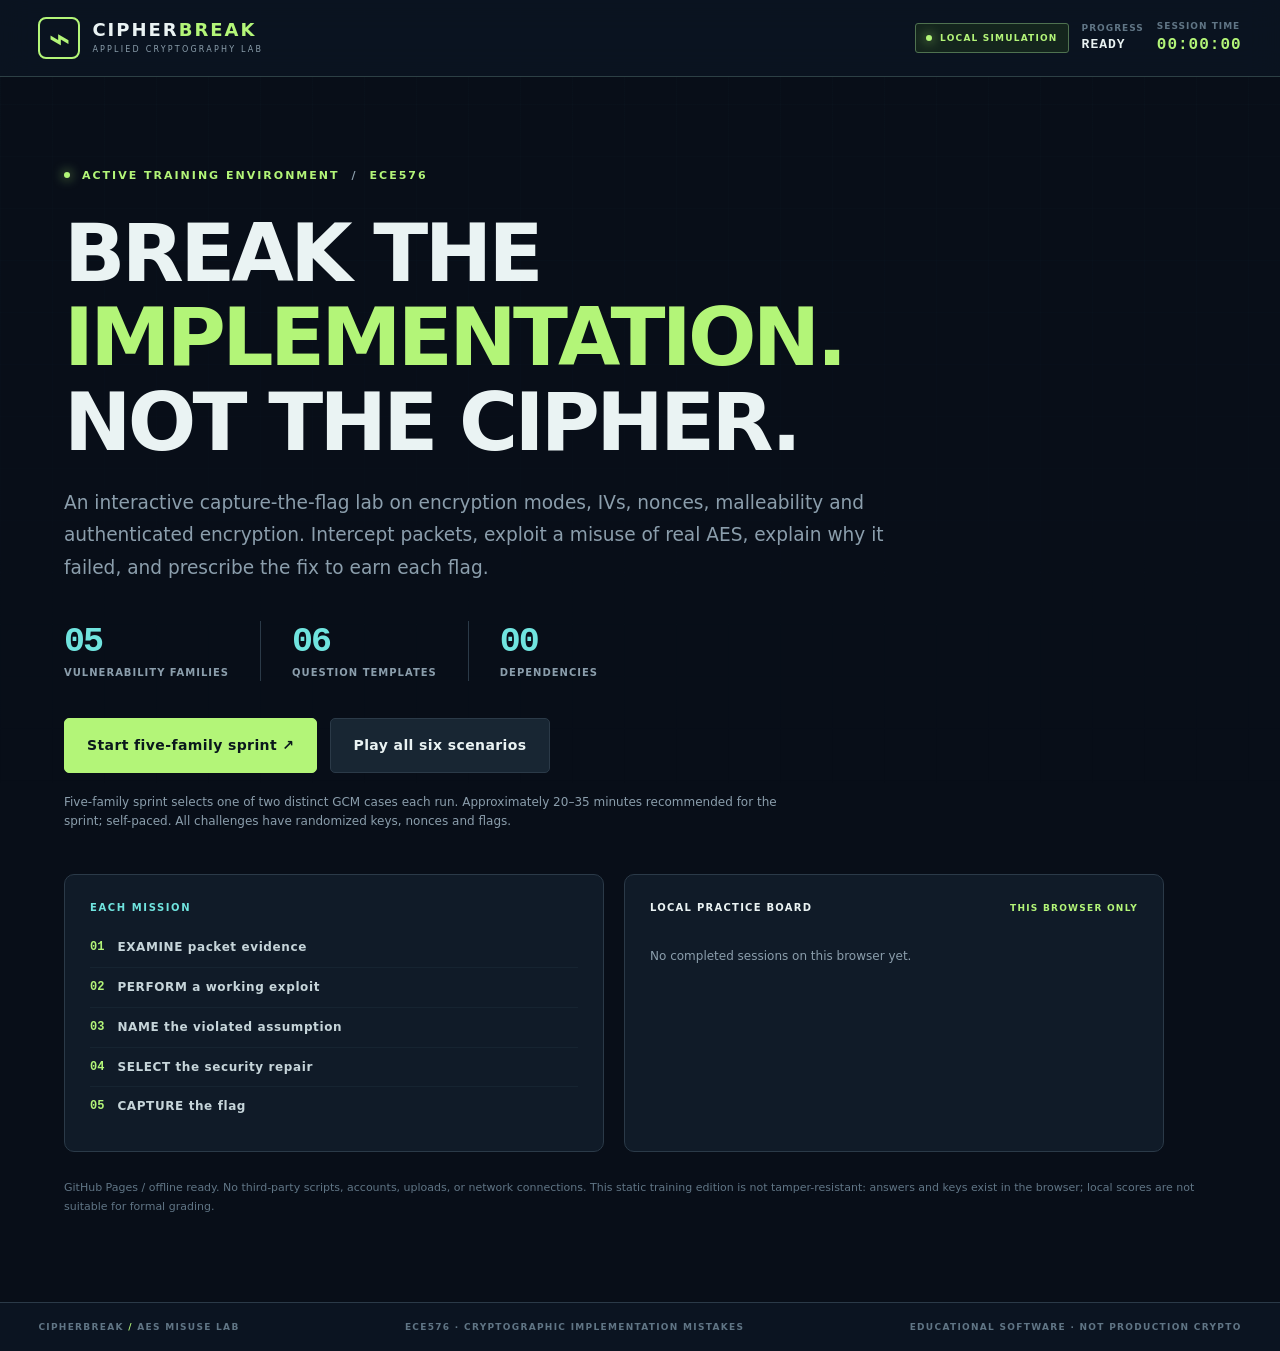
<file: index.html>
<!doctype html>
<html lang="en">
<head>
  <meta charset="utf-8" />
  <meta name="viewport" content="width=device-width,initial-scale=1" />
  <meta name="theme-color" content="#080f19" />
  <meta name="description" content="CIPHERBREAK — zero-dependency AES implementation-mistakes capture-the-flag lab. ECB, CBC, CTR, GCM, nonces and authenticated encryption." />
  <title>CIPHERBREAK // Applied Cryptography CTF</title>
  <link rel="icon" type="image/svg+xml" href="assets/favicon.svg" />
  <link rel="stylesheet" href="css/style.css" />
  <script defer src="js/aes.js"></script>
  <script defer src="js/challenges.js"></script>
  <script defer src="js/game.js"></script>
</head>
<body>
  <div class="grid-background" aria-hidden="true"></div>
  <header class="topbar"><div class="brand"><span class="brand-mark">⌁</span><div><strong>CIPHER<span>BREAK</span></strong><small>APPLIED CRYPTOGRAPHY LAB</small></div></div><div class="top-right"><span class="local-badge"><span></span> LOCAL SIMULATION</span><div class="top-stat"><small>PROGRESS</small><strong id="top-progress">READY</strong></div><div class="top-stat timer"><small>SESSION TIME</small><strong id="top-timer">00:00:00</strong></div><button type="button" id="reset-top" class="reset-btn" data-action="reset" hidden>EXIT ↗</button></div></header>
  <main id="home" class="home"></main>
  <main id="play" class="app-layout" hidden>
    <aside id="mission-list" class="mission-sidebar" aria-label="Mission progress"></aside>
    <section id="mission-panel" class="mission-content" aria-label="Current challenge"></section>
    <aside id="workbench" class="workbench" aria-label="Cryptanalysis workbench"></aside>
  </main>
  <main id="final" class="final-page" hidden></main>
  <footer class="page-footer"><span>CIPHERBREAK <b>/</b> AES MISUSE LAB</span><span>ECE576 · CRYPTOGRAPHIC IMPLEMENTATION MISTAKES</span><span>EDUCATIONAL SOFTWARE · NOT PRODUCTION CRYPTO</span></footer>
</body>
</html>
</file>
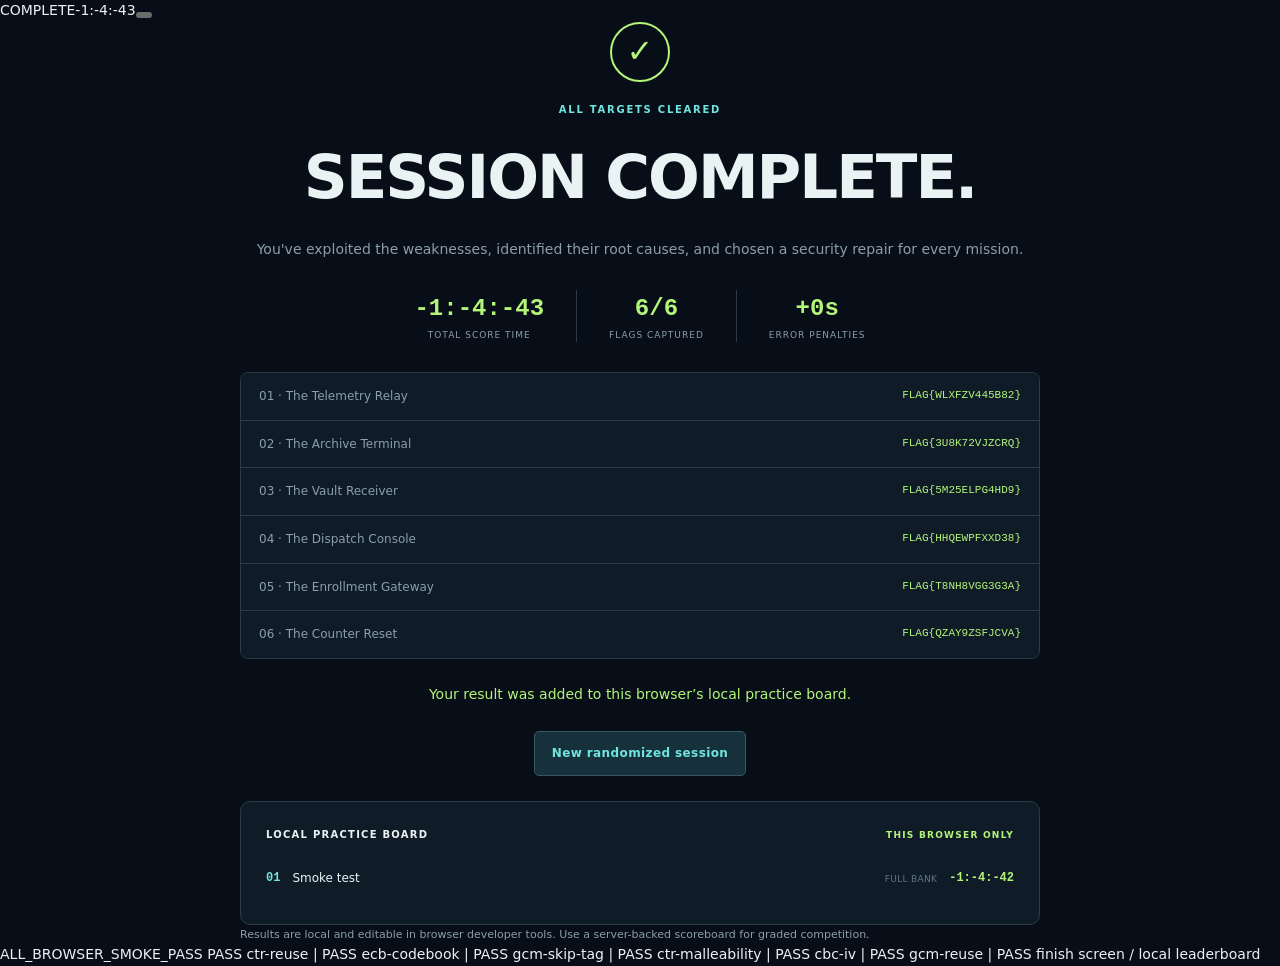
<file: tests/browser-smoke.html>
<!doctype html><html><head><meta charset="utf-8"/><link rel="stylesheet" href="../css/style.css"/><script defer src="../js/aes.js"></script><script defer src="../js/challenges.js"></script><script defer src="../js/game.js"></script></head><body>
<header><span id="top-progress"></span><span id="top-timer"></span><button id="reset-top" hidden></button></header>
<main id="home"></main>
<main id="play" hidden><aside id="mission-list"></aside><section id="mission-panel"></section><aside id="workbench"></aside></main>
<main id="final" hidden></main>
<div id="smoke-out">STARTING</div>
<script>
window.addEventListener('load',()=>{setTimeout(()=>{
let results=[];
try{
const C=window.CryptoLab;
const click=a=>{const e=document.querySelector(`[data-action="${a}"]`);if(!e)throw Error('Missing '+a);e.click();};
const hex=s=>C.fromHex(s);
const val=i=>document.getElementById(i);
const baseCopy=()=>[...document.querySelectorAll('#mission-panel .datum .icon-btn')].map(e=>e.dataset.copy);
click('start-all');
for(let n=0;n<6;n++){
 const title=document.querySelector('.mission-head h1').textContent;
 const q=window.CIPHERBREAK_QUESTIONS.find(x=>x.title===title);if(!q)throw Error('Unknown mission '+title);
 const type=q.type;
 let answer;
 if(type==='ecb-codebook'){
   for(const r of ['ADMIN','GUEST','EDITOR']){
     val('oracle-plain').value={ADMIN:'ROLE=ADMIN______',GUEST:'ROLE=GUEST______',EDITOR:'ROLE=EDITOR_____'}[r];click('oracle');
     if((document.getElementById('oracle-output').textContent.match(/#\d+/g)||[]).length===3){answer=r;break;}
   }
   if(!answer)throw Error('Oracle did not reveal repeated role');
 } else if(type==='cbc-iv'){
    const [iv,ct,known,target]=baseCopy();answer=C.hex(C.xor(hex(iv),C.xor(C.utf8(known),C.utf8(target))));
 } else if(type==='ctr-reuse'||type==='gcm-reuse'){
    const [nonce,known,knownCt,targetCt]=baseCopy();answer=C.text(C.xor(C.xor(C.utf8(known),hex(knownCt)),hex(targetCt)));
 } else {
    const [nonce,ct,known,target]=baseCopy();answer=C.hex(C.xor(hex(ct),C.xor(C.utf8(known),C.utf8(target))));
 }
 val('attack-answer').value=answer;click('attack');
 if(!document.querySelector('.repair-options'))throw Error('Attack rejected for '+type+' | feedback: '+document.getElementById('feedback')?.textContent);
 val('category-choice').value=q.diagnosis;
 document.querySelector(`input[name="fix"][value="${q.remediation.correct}"]`).checked=true;
 click('diagnose');
 if(!document.querySelector('.complete-card'))throw Error('Diagnosis rejected for '+type);
 results.push('PASS '+type);
 click('next');
}
if(!document.querySelector('.finish'))throw Error('Missing finish screen');
val('score-name').value='Smoke test';click('save-score');
if(!document.querySelector('.saved-note')&&!document.getElementById('final').textContent.includes('Browser storage is unavailable'))throw Error('Leaderboard did not save or show storage fallback');
results.push('PASS finish screen / local leaderboard');
document.getElementById('smoke-out').textContent='ALL_BROWSER_SMOKE_PASS '+results.join(' | ');
}catch(e){document.getElementById('smoke-out').textContent='BROWSER_SMOKE_FAIL '+String(e.stack||e)+' | results: '+results.join(', ');console.error(e);}
},180);});
</script></body></html>
</file>
<file: css/style.css>
:root{color-scheme:dark;--bg:#080e18;--surface:#101b28;--surface2:#132232;--surface3:#1b2a3a;--line:#2b3a48;--text:#eaf3f3;--muted:#8b9eac;--dim:#607585;--lime:#b3f578;--aqua:#70e4df;--yellow:#ffcb7a;--red:#ff8d8d;--radius:10px}
*{box-sizing:border-box}html{scroll-behavior:smooth}body{margin:0;min-height:100vh;background:var(--bg);font-family:Inter,ui-sans-serif,system-ui,-apple-system,BlinkMacSystemFont,"Segoe UI",sans-serif;color:var(--text);font-size:14px;line-height:1.56}button,input,textarea,select{font:inherit}button{cursor:pointer}button:disabled{cursor:not-allowed;opacity:.43}a{color:var(--aqua)}[hidden]{display:none!important}::selection{background:#b3f578;color:#0b151d}.grid-background{position:fixed;z-index:-1;inset:0;background-image:linear-gradient(#2243551d 1px,transparent 1px),linear-gradient(90deg,#2243551d 1px,transparent 1px);background-size:52px 52px;mask-image:linear-gradient(180deg,#0008,transparent 90%);pointer-events:none}.topbar{position:sticky;top:0;z-index:20;display:flex;justify-content:space-between;align-items:center;padding:15px clamp(18px,3vw,50px);background:#0b1421f5;border-bottom:1px solid #2d4045;backdrop-filter:blur(15px);gap:22px;min-height:77px}.brand{display:flex;align-items:center;gap:12px;min-width:max-content}.brand-mark{display:grid;place-items:center;font-size:37px;color:var(--lime);font-weight:900;line-height:1;width:42px;height:42px;border:2px solid var(--lime);border-radius:8px}.brand strong{font-size:18px;font-weight:850;letter-spacing:2px;display:block;line-height:1.1}.brand strong span{color:var(--lime)}.brand small{font-size:8px;letter-spacing:2.2px;color:var(--muted);display:block;margin-top:4px}.top-right{display:flex;align-items:center;gap:clamp(14px,2.8vw,37px)}.local-badge{font-size:10px;font-weight:800;letter-spacing:1.2px;color:var(--lime);display:flex;align-items:center;gap:8px;border:1px solid #4f7250;background:#14251d;padding:7px 10px;border-radius:3px;white-space:nowrap}.local-badge span,.pulse-dot{background:var(--lime);box-shadow:0 0 12px var(--lime);width:6px;height:6px;border-radius:50%;display:inline-block}.top-stat{display:flex;flex-direction:column}.top-stat small{font-size:9px;letter-spacing:1px;color:var(--dim);font-weight:750}.top-stat strong{font-family:ui-monospace,SFMono-Regular,Consolas,monospace;letter-spacing:1px;font-size:13px;color:var(--text)}.timer strong{color:var(--lime);font-size:16px}.reset-btn{color:var(--muted);border:1px solid var(--line);padding:7px 11px;background:transparent;border-radius:4px;font-size:10px;font-weight:bold;letter-spacing:1px}.reset-btn:hover{color:var(--text);border-color:var(--aqua)}.page-footer{display:flex;justify-content:space-between;gap:20px;padding:17px clamp(18px,3vw,50px);border-top:1px solid var(--line);color:var(--dim);font-size:9px;font-weight:bold;letter-spacing:1.3px;background:#0b1421}.page-footer b{color:var(--lime)}.home{max-width:1400px;margin:0 auto;padding:clamp(42px,7vw,100px) clamp(22px,5vw,72px) 85px;min-height:calc(100vh - 129px)}.landing{max-width:1180px}.landing-tag{display:flex;gap:12px;align-items:center;font-size:11px;font-weight:bold;letter-spacing:2px;color:var(--lime)}.divider-mark{color:var(--muted)}.landing h1{margin:27px 0 22px;font-size:clamp(37px,6.3vw,85px);letter-spacing:-3.7px;line-height:1.05;font-weight:860;max-width:1050px}.landing h1 em{font-style:normal;color:var(--lime)}.landing-description{max-width:820px;font-size:clamp(16px,1.45vw,19px);line-height:1.75;color:var(--muted)}.landing-metrics{display:flex;flex-wrap:wrap;gap:0;margin:37px 0}.landing-metrics>div{display:flex;flex-direction:column;min-width:180px;padding:0 31px;border-right:1px solid var(--line)}.landing-metrics>div:first-child{padding-left:0}.landing-metrics>div:last-child{border:0}.landing-metrics strong{font-size:35px;line-height:1.25;color:var(--aqua);font-family:ui-monospace,Consolas,monospace;letter-spacing:-2px}.landing-metrics span{font-size:10px;color:var(--muted);letter-spacing:1px;font-weight:750}.landing-actions{display:flex;gap:13px;flex-wrap:wrap}.btn{border:1px solid transparent;border-radius:5px;padding:12px 17px;font-size:12px;font-weight:800;letter-spacing:.4px;transition:transform .12s,background .12s,border-color .12s;white-space:normal}.btn:hover:not(:disabled){transform:translateY(-1px)}.btn-primary{color:#0a181c;background:var(--lime);border-color:var(--lime)}.btn-primary:hover{background:#cbffa4}.btn-secondary{color:var(--aqua);background:#17313c;border-color:#365866}.btn-secondary:hover{background:#1d3d48}.btn-outline{border-color:var(--line);background:#182633;color:var(--text)}.btn-outline:hover{border-color:var(--aqua)}.btn-large{font-size:14px;padding:16px 22px}.btn-full{width:100%}.landing-footnote{margin:20px 0 43px;color:var(--muted);font-size:12px;max-width:750px}.landing-bottom{display:grid;grid-template-columns:minmax(270px,1fr) minmax(300px,1fr);gap:20px;max-width:1100px}.learning-card,.leaderboard{background:var(--surface);border:1px solid var(--line);padding:25px;border-radius:var(--radius)}.card-eyebrow{font-size:10px;color:var(--aqua);font-weight:900;letter-spacing:1.6px;margin-bottom:13px}.learn-step{display:flex;align-items:center;gap:13px;border-bottom:1px solid #2c40503d;padding:10px 0;color:var(--lime);font-family:ui-monospace,Consolas,monospace;font-size:12px;font-weight:bold}.learn-step span{color:#c6d5da;font-family:ui-sans-serif,system-ui,sans-serif;font-weight:650;letter-spacing:.6px}.learn-step:last-child{border:0}.leader-title,.sidebar-title{font-size:10px;letter-spacing:1.25px;font-weight:900;color:var(--text);display:flex;justify-content:space-between;gap:12px;align-items:center}.leader-title span,.sidebar-title span{color:var(--lime);font-size:9px}.empty-scores{font-size:12px;color:var(--muted);padding:20px 0}.score-table{margin-top:16px}.score-row{display:flex;gap:12px;align-items:center;border-bottom:1px solid #2a3c4b;padding:11px 0;font-size:12px}.score-row:last-child{border:0}.score-row b{color:var(--aqua);font-family:monospace}.score-row span{flex:1;overflow:hidden;text-overflow:ellipsis;white-space:nowrap}.score-row small{font-size:9px;letter-spacing:.3px;color:var(--dim)}.score-row strong{font-family:monospace;color:var(--lime)}.fine-print{font-size:11px;color:var(--dim);line-height:1.75;margin-top:26px}.app-layout{display:grid;grid-template-columns:minmax(200px,240px) minmax(450px,1fr) minmax(260px,330px);gap:0;max-width:1820px;margin:auto;min-height:calc(100vh - 129px)}.mission-sidebar{border-right:1px solid var(--line);padding:34px 16px 22px;background:#0e1925aa}.mission-nav{margin:24px -6px}.mission-nav-item{display:flex;gap:11px;align-items:center;padding:13px 10px;margin:5px 0;border:1px solid transparent;border-radius:6px;opacity:.62}.mission-nav-item.selected{opacity:1;background:#192f35;border-color:#3b6458}.mission-nav-item.done{opacity:.88}.nav-num{display:flex;justify-content:center;align-items:center;flex-shrink:0;width:29px;height:29px;border:1px solid var(--line);border-radius:4px;font:12px ui-monospace,monospace;color:var(--muted)}.selected .nav-num,.done .nav-num{border-color:var(--lime);color:var(--lime)}.nav-text{min-width:0;flex:1}.nav-text strong{font-size:11px;display:block;overflow:hidden;text-overflow:ellipsis;white-space:nowrap}.nav-text span{font-size:8px;letter-spacing:1px;color:var(--muted);font-weight:800}.selected .nav-text span{color:var(--lime)}.nav-dot{width:5px;height:5px;border-radius:50%;background:var(--line)}.selected .nav-dot,.done .nav-dot{background:var(--lime)}.sidebar-note{border-top:1px solid var(--line);padding:20px 8px;color:var(--muted);font-size:11px}.sidebar-note strong{display:block;color:var(--aqua);letter-spacing:1px;font-size:10px}.sidebar-note p{line-height:1.8}.mission-content{padding:34px clamp(18px,3.2vw,56px) 56px;min-width:0}.mission-head{display:flex;justify-content:space-between;gap:30px}.eyebrow{color:var(--aqua);font-size:10px;letter-spacing:1.75px;font-weight:850}.mission-head h1{font-size:clamp(25px,2.5vw,37px);letter-spacing:-1.2px;margin:9px 0}.mission-head p{max-width:850px;color:var(--muted);line-height:1.75;font-size:13px}.mission-number{font:40px ui-monospace,Consolas,monospace;color:var(--lime);flex-shrink:0;letter-spacing:-3px}.mission-number span{font-size:14px;color:var(--dim);letter-spacing:0}.steps{display:flex;justify-content:space-between;gap:6px;margin:27px 0 22px;padding-bottom:15px;border-bottom:1px solid var(--line)}.step{color:var(--dim);font-size:9px;font-weight:900;letter-spacing:.5px}.step.active{color:var(--lime)}.step.past{color:var(--aqua)}.briefing-panel{border-left:3px solid var(--aqua);padding:21px 24px;background:#102331;border-radius:0 6px 6px 0;margin-bottom:32px}.briefing-panel>p{font-size:14px;margin:3px 0 16px;line-height:1.8}.protocol-note{border-top:1px solid #3d61727a;padding-top:13px}.protocol-note span{font-size:9px;color:var(--aqua);letter-spacing:1.3px;font-weight:850}.protocol-note p{font-size:12px;color:#a8bbc5;line-height:1.75;margin:5px 0}.section-heading{display:flex;align-items:center;gap:11px;margin:25px 0 17px}.section-heading>span{font:11px monospace;color:var(--lime)}.section-heading h2{font-size:14px;font-weight:800;letter-spacing:.1px;margin:0}.rule{height:1px;background:var(--line);flex:1}.evidence-panel{margin-bottom:30px}.evidence-grid{display:grid;grid-template-columns:repeat(2,minmax(0,1fr));gap:12px}.datum{border:1px solid var(--line);border-radius:6px;background:var(--surface);padding:14px;min-width:0}.datum-head{display:flex;justify-content:space-between;gap:7px;align-items:center;margin-bottom:10px}.datum-head span{color:var(--muted);font-size:10px;letter-spacing:.5px;font-weight:750}.icon-btn{border:0;background:none;color:var(--lime);font-size:9px;font-weight:800;letter-spacing:.6px;padding:4px}.icon-btn:hover{text-decoration:underline}.data-value{color:var(--aqua);font:12px/1.6 ui-monospace,SFMono-Regular,Consolas,monospace;overflow-wrap:anywhere}.evidence-heading{font-size:10px;letter-spacing:1.3px;color:var(--muted);font-weight:850;display:flex;justify-content:space-between;gap:10px;margin:18px 0 12px}.chip{color:var(--aqua);background:#17323c;border:1px solid #3e5c65;padding:3px 6px;border-radius:4px;font-size:9px;letter-spacing:.2px}.blocks{display:grid;gap:7px}.block-row{display:flex;align-items:center;gap:12px;padding:12px;border:1px solid var(--line);background:var(--surface);border-radius:4px}.block-index{font-size:11px;font-weight:850;color:var(--lime);font-family:monospace}.block-row code{flex:1;color:var(--aqua);font:12px ui-monospace,monospace;overflow-wrap:anywhere;word-break:break-all}.mini-copy{border:none;color:var(--muted);font-weight:850;font-size:9px;background:transparent}.mini-copy:hover{color:var(--lime)}.oracle{border:1px solid #365766;background:#142735;border-radius:6px;padding:17px;margin-top:14px}.section-small{font-size:10px;font-weight:850;letter-spacing:1px;color:var(--aqua);margin-bottom:10px}.section-small span{font-size:9px;color:var(--muted)}.inline-fields{display:flex;gap:9px;align-items:stretch}.inline-fields input{flex:1;min-width:0}.oracle-result{margin-top:11px;color:var(--muted);display:flex;flex-direction:column;gap:5px;font-size:11px}.oracle-result code{color:var(--lime);overflow-wrap:anywhere}.oracle-result span{font-size:10px}.oracle-result.error{color:var(--red)}.answer-card{border:1px solid var(--line);border-radius:7px;background:var(--surface);padding:22px;margin-bottom:20px}.answer-label{font-size:12px;font-weight:800;display:block;margin-bottom:9px}input[type=text],input:not([type]),textarea,select{background:#0b1723;color:var(--text);border:1px solid #3b5260;border-radius:5px;outline:none;padding:11px 13px;width:100%;min-height:42px}input:focus,textarea:focus,select:focus{border-color:var(--aqua);box-shadow:0 0 0 2px #70e4df1a}input::placeholder,textarea::placeholder{color:#5f7280}textarea{resize:vertical;min-height:60px}input[type=radio]{accent-color:var(--lime)}.helper{font-size:10px;color:var(--dim);margin:12px 0 0}.feedback{border:1px solid #a58d4c;background:#332a1d;color:var(--yellow);padding:12px 14px;border-radius:5px;font-size:12px;margin-top:16px}.feedback.success{background:#183326;border-color:#4a8b5d;color:var(--lime)}.success-border{border-color:#548668}.success-text{color:var(--lime)}.repair-text{color:var(--muted)}.repair-text strong{color:var(--text)}.repair-options{margin:23px 0;padding:0;border:none}.repair-options legend{font-size:12px;font-weight:800;margin-bottom:12px}.radio-option{display:block;margin:8px 0;cursor:pointer}.radio-option input{position:absolute;opacity:0}.radio-option span{display:flex;gap:11px;align-items:center;background:#0c1824;border:1px solid var(--line);border-radius:5px;padding:11px;color:#c7d4db;line-height:1.6;font-size:12px}.radio-option small{color:var(--lime);border:1px solid var(--line);width:24px;height:24px;flex-shrink:0;display:flex;align-items:center;justify-content:center;font-size:10px}.radio-option input:checked+span{border-color:var(--lime);background:#1e302a;color:white}.radio-option input:focus-visible+span{outline:2px solid var(--aqua);outline-offset:2px}.complete-card{border:1px solid #508760;background:#142821;border-radius:8px;padding:24px}.verified,.flag-label{font-size:10px;font-weight:900;color:var(--lime);letter-spacing:1.3px}.flag-label{margin:24px 0 8px;color:var(--muted)}.flag-row{display:flex;justify-content:space-between;gap:15px;align-items:center;background:#0a1d1b;border:1px dashed var(--lime);padding:16px;border-radius:5px;overflow-wrap:anywhere}.flag-row code{color:var(--lime);font:clamp(13px,1.3vw,18px) ui-monospace,monospace;word-break:break-all}.complete-card>p{color:#b5c9c2;line-height:1.8;padding:12px 0}.workbench{border-left:1px solid var(--line);background:#101c29;padding:30px 18px 20px;min-width:0}.tool-head p{font-size:11px;color:var(--muted);margin:16px 0}.tool-tabs{display:flex;border-bottom:1px solid var(--line);margin-top:23px;gap:3px}.tool-tab{flex:1;color:var(--muted);background:transparent;border:0;border-bottom:2px solid transparent;font-size:10px;font-weight:850;letter-spacing:.5px;padding:11px 5px}.tool-tab.active{color:var(--lime);border-bottom-color:var(--lime)}.tool-body{background:#142433;padding:16px 12px;border:1px solid #283e4c;border-top:0}.tool-content label{display:block;font-size:10px;color:var(--muted);font-weight:850;letter-spacing:.5px;margin:12px 0 7px}.tool-content textarea{font-family:ui-monospace,Consolas,monospace;font-size:11px}.tool-content .btn{font-size:11px;padding:10px}.tool-output{border:1px solid var(--line);background:#0b1724;padding:11px;margin-top:13px;border-radius:4px}.result-label{color:var(--dim);font-size:9px;font-weight:850;letter-spacing:1px;margin-bottom:7px}.tool-output code{font:11px/1.6 ui-monospace,Consolas,monospace;color:var(--lime);overflow-wrap:anywhere;white-space:pre-wrap}.tiny-action{background:none;border:0;color:var(--aqua);font-size:10px;padding:9px 0;text-align:left;font-weight:bold}.tool-feedback{font-size:10px;color:var(--lime);min-height:15px;padding-top:8px}.tool-feedback.error{color:var(--red)}.tool-button-grid{display:grid;grid-template-columns:1fr 1fr;gap:6px}.block-tool-output{margin-top:15px;color:var(--muted);overflow-wrap:anywhere;font:11px/1.6 monospace}.block-tool-output>div{border:1px solid var(--line);padding:8px;margin:6px 0}.block-tool-output b{display:block;color:var(--lime);font-size:9px}.block-tool-output code{color:var(--aqua)}.hint-zone{margin-top:25px;border:1px solid #625739;border-radius:7px;padding:17px;background:#29251b}.hint-zone-head{display:flex;justify-content:space-between;color:var(--yellow);font-weight:900;font-size:10px;letter-spacing:1px}.hint-zone-head span{color:#ad9975}.hint-zone>p{color:#ad9d83;font-size:11px}.btn-hint{border-color:#6e603f;background:#3b3426;color:var(--yellow)}.btn-hint:hover:not(:disabled){background:#4e412c}.hint-item{border-top:1px solid #60533b;margin-top:13px;padding-top:12px}.hint-item b{font-size:9px;color:var(--yellow);letter-spacing:1px}.hint-item p{font-size:11px;line-height:1.8;color:#e2cfae}.tool-disclaimer{font:9px/1.8 ui-monospace,monospace;text-align:center;color:var(--dim);padding:23px 0}.final-page{padding:70px 20px 80px;max-width:1000px;margin:auto;min-height:calc(100vh - 129px)}.finish{text-align:center}.finish-icon{display:grid;place-items:center;margin:0 auto 20px;width:60px;height:60px;border:2px solid var(--lime);color:var(--lime);border-radius:50%;font-size:32px}.finish h1{font-size:clamp(30px,5vw,61px);margin:12px 0;letter-spacing:-2px}.finish>p{color:var(--muted)}.finish-stats{display:flex;justify-content:center;gap:0;margin:30px 0;flex-wrap:wrap}.finish-stats>div{padding:0 32px;border-right:1px solid var(--line);display:flex;flex-direction:column}.finish-stats>div:last-child{border:0}.finish-stats strong{font-size:24px;color:var(--lime);font-family:ui-monospace,monospace}.finish-stats span{font-size:9px;letter-spacing:1px;color:var(--muted)}.finish-flags{text-align:left;border:1px solid var(--line);border-radius:8px;overflow:hidden;margin:25px auto;max-width:800px}.finish-flags>div{display:flex;justify-content:space-between;gap:16px;padding:14px 18px;border-bottom:1px solid var(--line);background:var(--surface);font-size:12px}.finish-flags>div:last-child{border:0}.finish-flags span{color:var(--muted)}.finish-flags code{color:var(--lime);font-size:11px}.save-score{max-width:510px;margin:35px auto}.save-score label{display:block;text-align:left;color:var(--muted);font-size:11px;margin-bottom:8px}.saved-note{color:var(--lime)!important}.finish-actions{margin:25px 0}.finish .leaderboard{max-width:800px;text-align:left;margin:auto}.finish .fine-print{max-width:800px;text-align:left;margin:auto}
@media(max-width:1360px){.app-layout{grid-template-columns:minmax(165px,190px) minmax(420px,1fr) minmax(250px,270px)}.mission-content{padding:27px 24px}.mission-sidebar{padding:27px 12px}.workbench{padding:25px 12px}.top-right{gap:13px}.local-badge{font-size:9px}}
@media(max-width:1050px){.app-layout{grid-template-columns:minmax(200px,1fr) minmax(230px,320px)}.mission-sidebar{grid-column:1/-1;border-right:0;border-bottom:1px solid var(--line);padding:12px 24px}.mission-nav{display:grid;grid-template-columns:repeat(3,minmax(0,1fr));margin:7px -6px}.sidebar-note{display:none}.mission-content{padding:26px}.workbench{padding:23px 14px}.local-badge{display:none}.sidebar-title{font-size:10px}}
@media(max-width:720px){.topbar{padding:11px 14px;min-height:64px}.brand-mark{width:31px;height:31px;font-size:24px}.brand strong{font-size:13px}.brand small{font-size:7px;letter-spacing:.8px}.top-stat:not(.timer){display:none}.top-stat small{font-size:8px}.timer strong{font-size:12px}.top-right{gap:8px}.reset-btn{font-size:9px;padding:7px}.page-footer{display:block;font-size:8px}.page-footer span{display:block;margin:5px}.home{padding:42px 19px 50px}.landing h1{letter-spacing:-1.6px}.landing-metrics>div{padding:0 15px;min-width:110px}.landing-metrics strong{font-size:28px}.landing-metrics span{font-size:8px}.landing-bottom{grid-template-columns:1fr}.app-layout{display:flex;flex-direction:column}.mission-sidebar{padding:12px 17px}.mission-nav{grid-template-columns:repeat(2,minmax(0,1fr))}.mission-nav-item{padding:9px 6px;gap:5px;margin:0}.nav-text strong{font-size:10px}.nav-text span{font-size:7px}.nav-num{width:24px;height:24px;font-size:10px}.mission-content{padding:23px 17px}.mission-number{font-size:28px}.step{font-size:8px}.evidence-grid{grid-template-columns:1fr}.workbench{border-left:0;border-top:1px solid var(--line);padding:20px 17px}.inline-fields{flex-direction:column}.tool-button-grid{grid-template-columns:1fr 1fr}.finish-stats>div{padding:0 13px}.finish-stats strong{font-size:16px}.finish-stats span{font-size:7px}.finish-flags>div{flex-direction:column;gap:5px}.finish h1{letter-spacing:-1px}}
@media(prefers-reduced-motion:reduce){html{scroll-behavior:auto}.btn{transition:none}}
</file>
